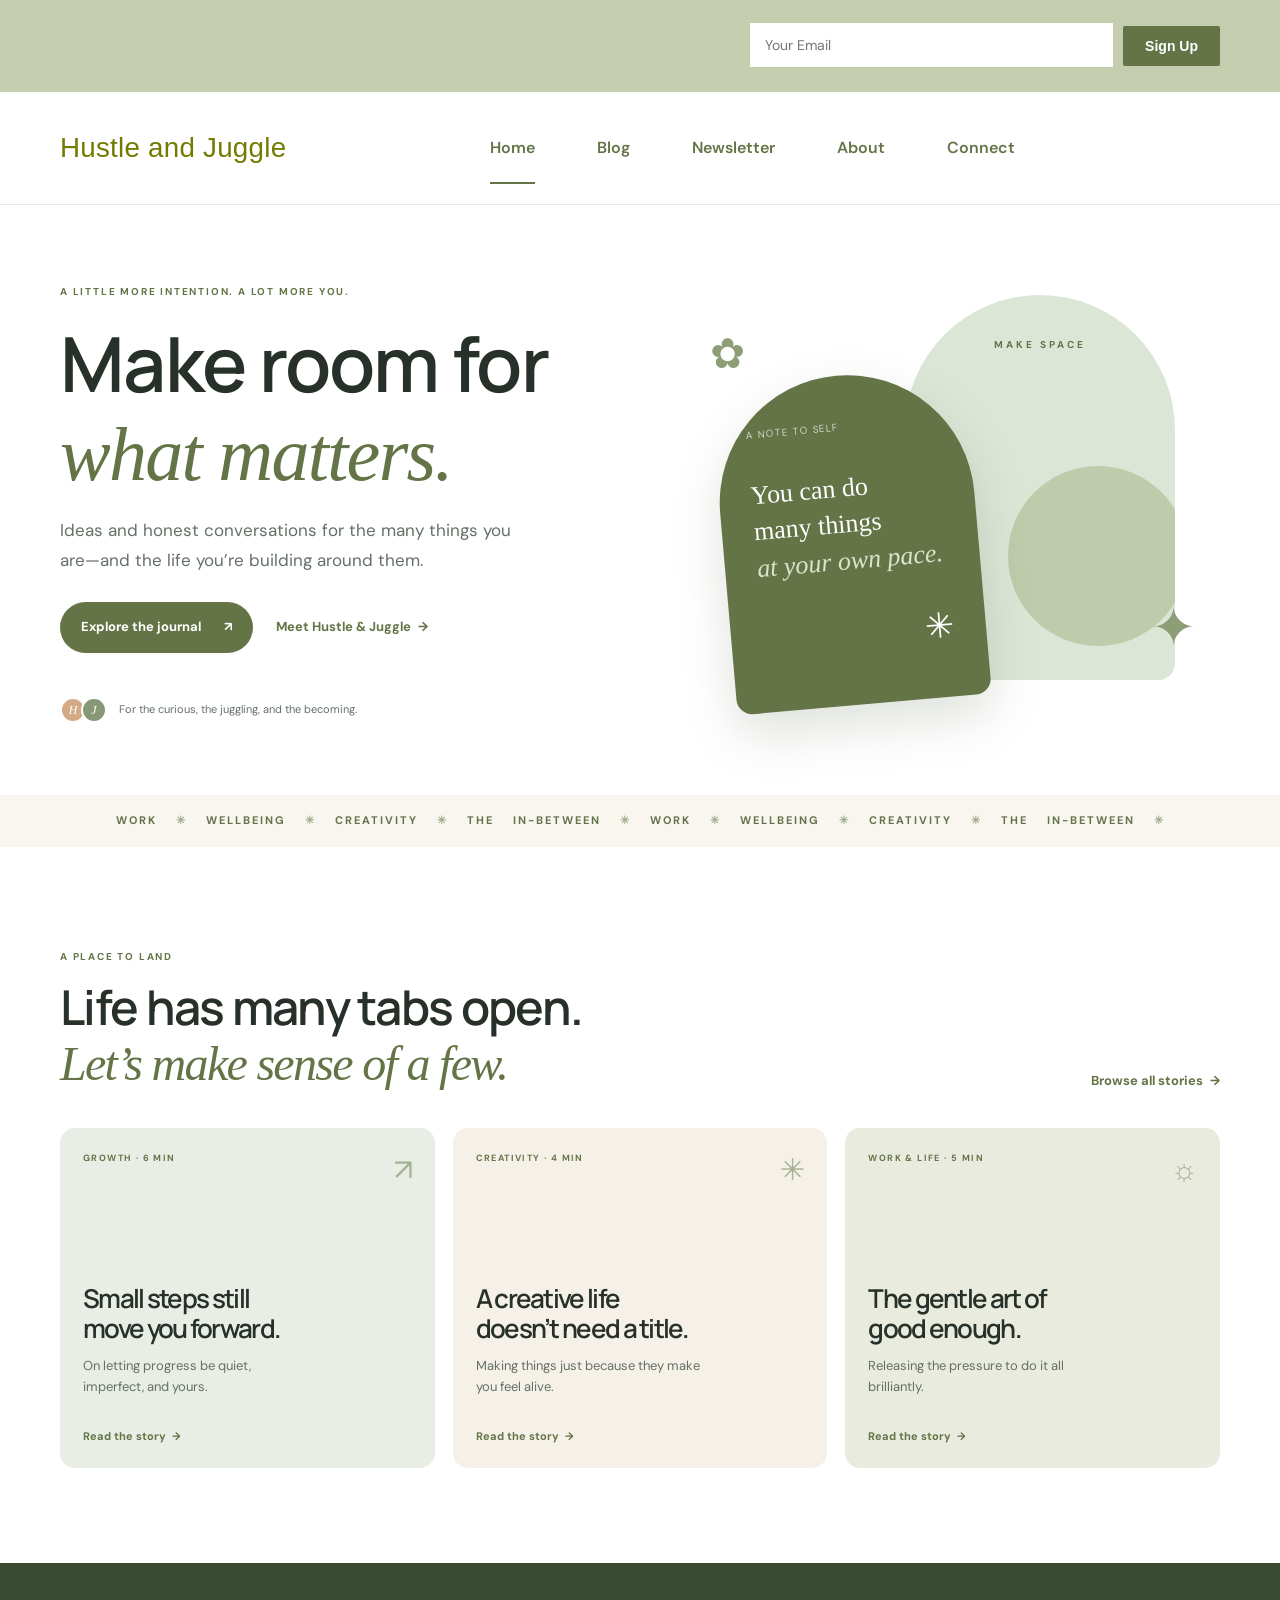
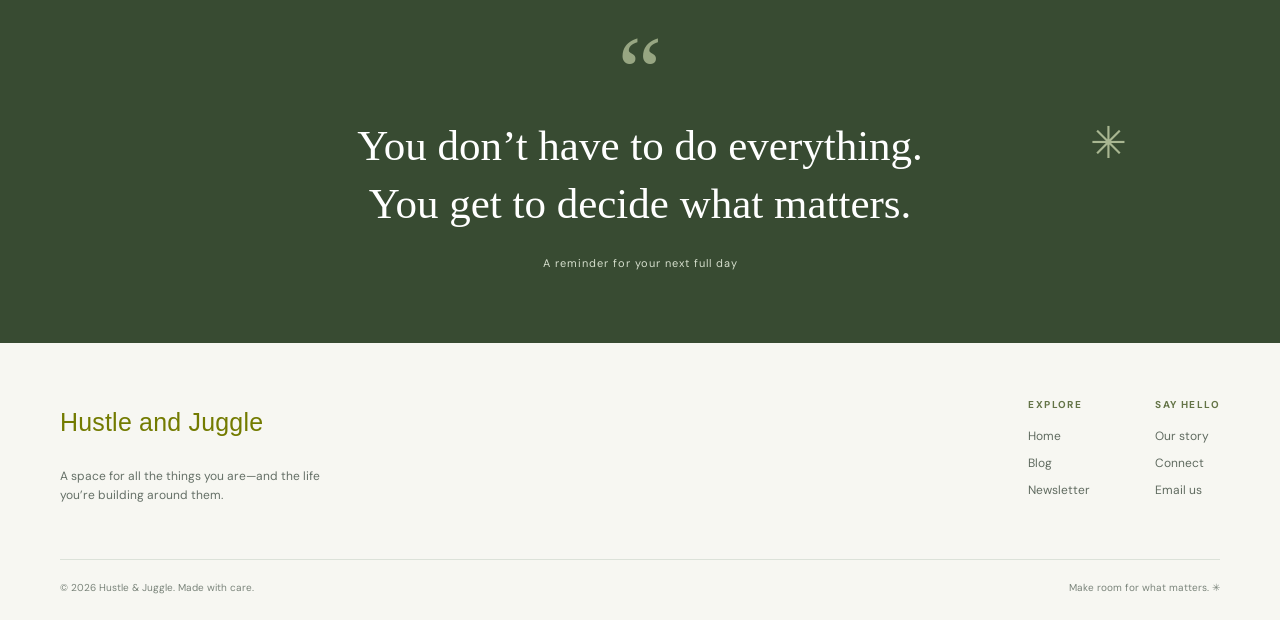
<file: index.html>
<!doctype html>
<html lang="en"><head><meta charset="utf-8"><meta name="viewport" content="width=device-width, initial-scale=1"><meta name="description" content="Thoughtful ideas for building a life and work you love, without dropping the balls that matter."><title>Hustle & Juggle — make room for what matters</title><link rel="preconnect" href="https://fonts.googleapis.com"><link rel="preconnect" href="https://fonts.gstatic.com" crossorigin><link href="https://fonts.googleapis.com/css2?family=DM+Sans:wght@400;500;600;700&family=Manrope:wght@400;500;600;700;800&display=swap" rel="stylesheet"><link rel="stylesheet" href="styles.css"></head><body><div id="site-header"></div>
<main>
<section class="hero wrap"><div class="hero-copy"><span class="eyebrow">A little more intention. A lot more you.</span><h1>Make room for<br><em>what matters.</em></h1><p class="lead">Ideas and honest conversations for the many things you are—and the life you’re building around them.</p><div class="hero-actions"><a class="button" href="blog.html">Explore the journal <span>↗</span></a><a class="text-link" href="about.html">Meet Hustle & Juggle <span>→</span></a></div><div class="hero-note"><span class="avatar-stack"><i>H</i><i>J</i></span><span>For the curious, the juggling, and the becoming.</span></div></div><div class="hero-art"><div class="art-card art-back"><span>MAKE SPACE</span><div class="sun"></div></div><div class="art-card art-front"><span class="art-caption">A note to self</span><p>You can do<br>many things<br><em>at your own pace.</em></p><span class="art-scribble">✳</span></div><div class="art-leaf leaf-one">✦</div><div class="art-leaf leaf-two">✿</div></div></section>
<section class="ticker"><div>WORK <b>✳</b> WELLBEING <b>✳</b> CREATIVITY <b>✳</b> THE IN-BETWEEN <b>✳</b> WORK <b>✳</b> WELLBEING <b>✳</b> CREATIVITY <b>✳</b> THE IN-BETWEEN <b>✳</b></div></section>
<section class="section wrap"><div class="section-head"><div><span class="eyebrow">A place to land</span><h2>Life has many tabs open.<br><em>Let’s make sense of a few.</em></h2></div><a class="text-link" href="blog.html">Browse all stories <span>→</span></a></div><div class="story-grid"><a class="story-card story-sage" href="blog.html#small-steps"><span class="story-tag">GROWTH · 6 MIN</span><span class="story-icon">↗</span><div><h3>Small steps still<br>move you forward.</h3><p>On letting progress be quiet, imperfect, and yours.</p></div><span class="story-arrow">Read the story&nbsp; →</span></a><a class="story-card story-cream" href="blog.html#creative-life"><span class="story-tag">CREATIVITY · 4 MIN</span><span class="story-icon">✳</span><div><h3>A creative life<br>doesn’t need a title.</h3><p>Making things just because they make you feel alive.</p></div><span class="story-arrow">Read the story&nbsp; →</span></a><a class="story-card story-olive" href="blog.html#good-enough"><span class="story-tag">WORK & LIFE · 5 MIN</span><span class="story-icon">☼</span><div><h3>The gentle art of<br>good enough.</h3><p>Releasing the pressure to do it all brilliantly.</p></div><span class="story-arrow">Read the story&nbsp; →</span></a></div></section>
<section class="quote-band"><div class="wrap quote-inner"><span class="quote-mark">“</span><blockquote>You don’t have to do everything.<br>You get to decide what matters.</blockquote><span class="quote-by">A reminder for your next full day</span><span class="quote-flower">✳</span></div></section>
</main><div id="site-footer"></div><script src="site.js"></script></body></html>
</file>
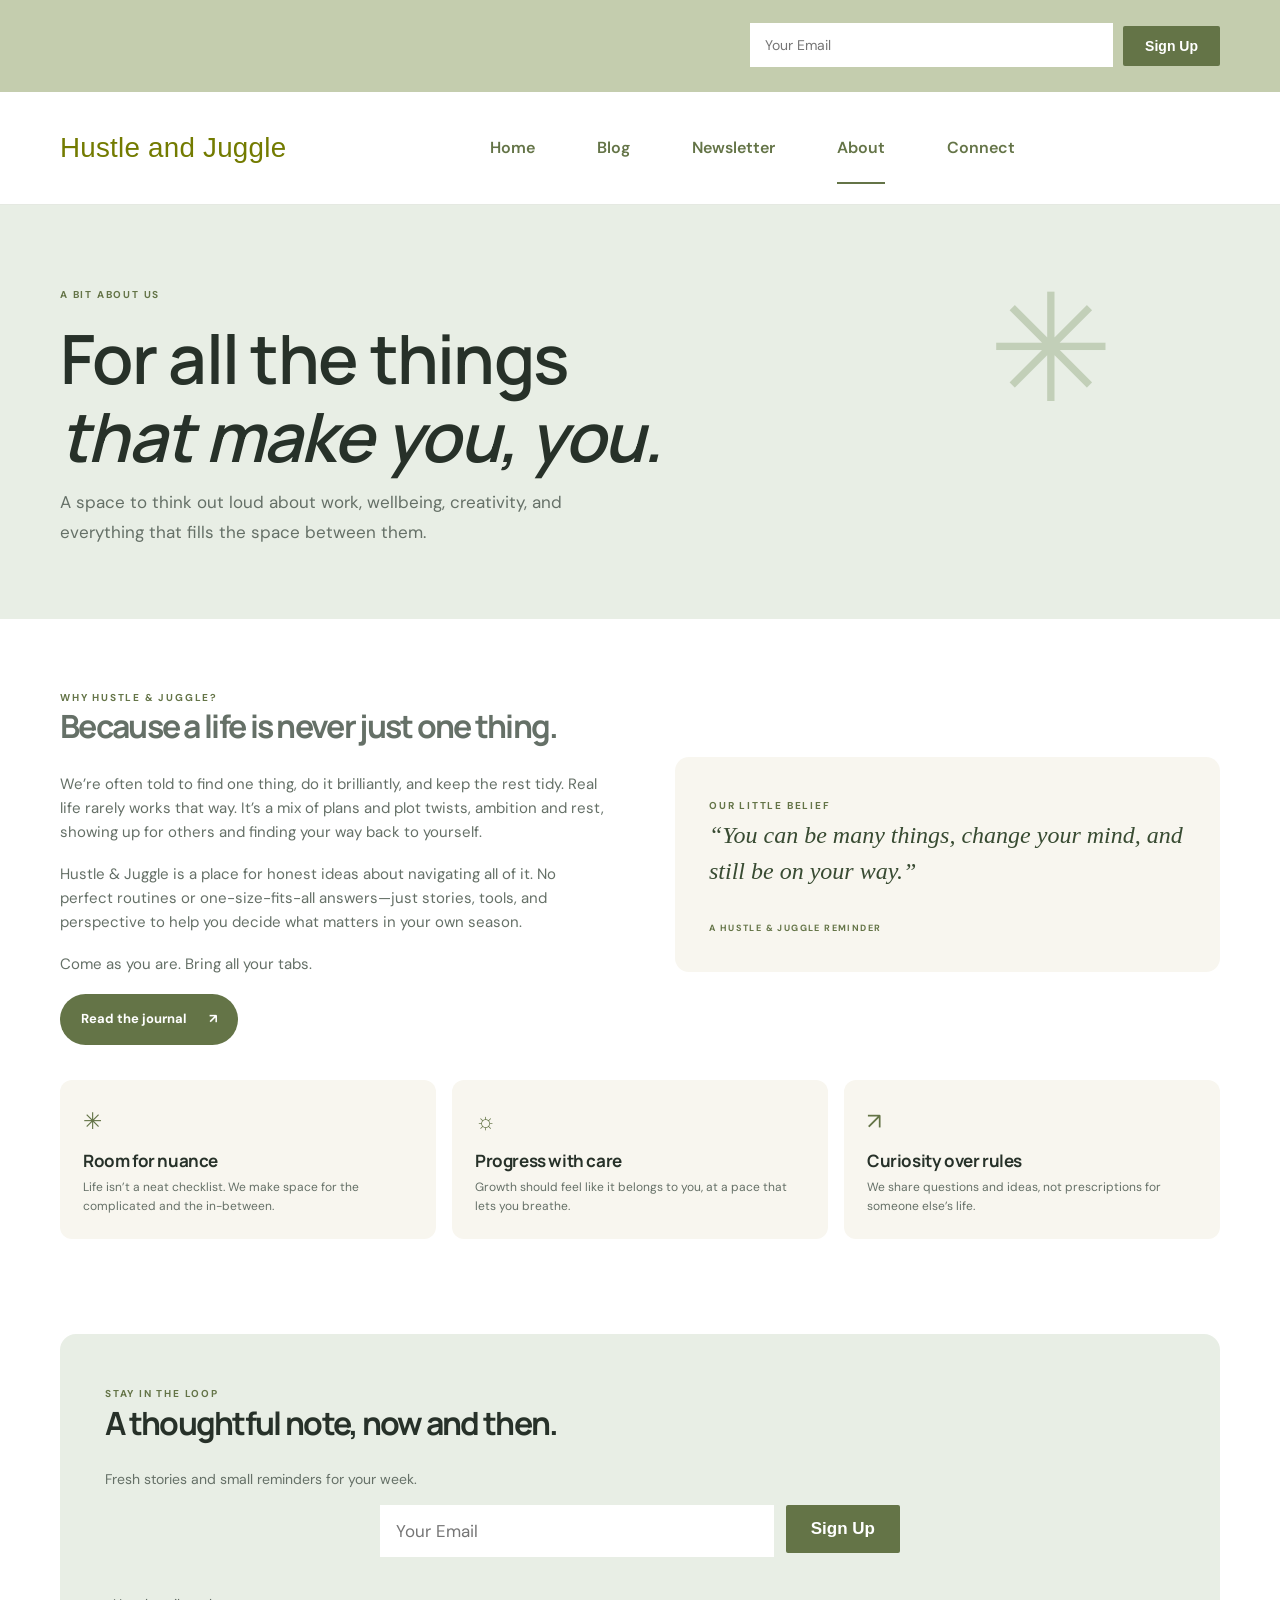
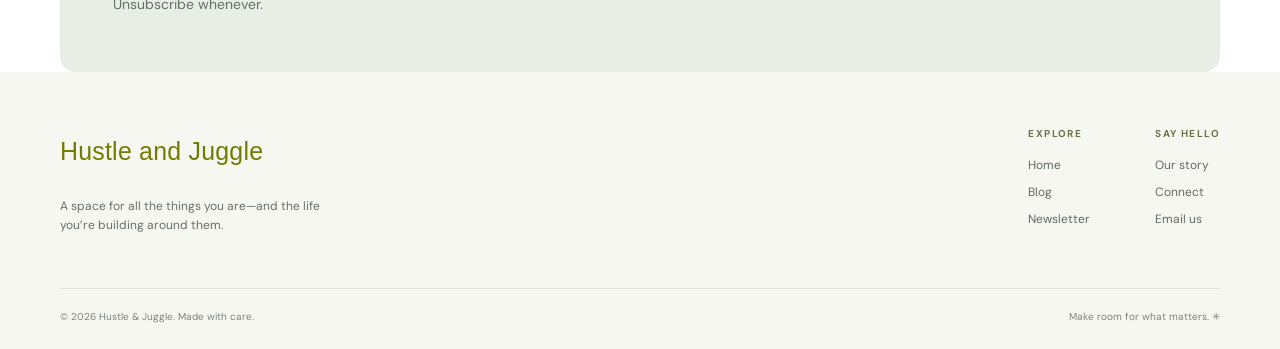
<file: about.html>
<!doctype html><html lang="en"><head><meta charset="utf-8"><meta name="viewport" content="width=device-width, initial-scale=1"><meta name="description" content="Hustle & Juggle is about making room for all the things that make you, you."><title>About — Hustle & Juggle</title><link rel="preconnect" href="https://fonts.googleapis.com"><link rel="preconnect" href="https://fonts.gstatic.com" crossorigin><link href="https://fonts.googleapis.com/css2?family=DM+Sans:wght@400;500;600;700&family=Manrope:wght@400;500;600;700;800&display=swap" rel="stylesheet"><link rel="stylesheet" href="styles.css"></head><body><div id="site-header"></div><main><section class="page-hero"><span class="eyebrow">A bit about us</span><h1>For all the things<br><em>that make you, you.</em></h1><p class="lead">A space to think out loud about work, wellbeing, creativity, and everything that fills the space between them.</p></section><section class="content-section wrap"><div class="two-col"><div class="prose"><span class="eyebrow">Why Hustle & Juggle?</span><h2>Because a life is never just one thing.</h2><p>We’re often told to find one thing, do it brilliantly, and keep the rest tidy. Real life rarely works that way. It’s a mix of plans and plot twists, ambition and rest, showing up for others and finding your way back to yourself.</p><p>Hustle & Juggle is a place for honest ideas about navigating all of it. No perfect routines or one-size-fits-all answers—just stories, tools, and perspective to help you decide what matters in your own season.</p><p>Come as you are. Bring all your tabs.</p><a class="button" href="blog.html">Read the journal <span>↗</span></a></div><div class="contact-card"><span class="eyebrow">Our little belief</span><p class="connect-note">“You can be many things, change your mind, and still be on your way.”</p><span class="story-tag">A HUSTLE & JUGGLE REMINDER</span></div></div><div class="values"><div class="value"><span>✳</span><h3>Room for nuance</h3><p>Life isn’t a neat checklist. We make space for the complicated and the in-between.</p></div><div class="value"><span>☼</span><h3>Progress with care</h3><p>Growth should feel like it belongs to you, at a pace that lets you breathe.</p></div><div class="value"><span>↗</span><h3>Curiosity over rules</h3><p>We share questions and ideas, not prescriptions for someone else’s life.</p></div></div></section><section class="wrap newsletter-large"><span class="eyebrow">Stay in the loop</span><h2>A thoughtful note, now and then.</h2><p>Fresh stories and small reminders for your week.</p><div id="page-signup-form"></div><p class="privacy">Unsubscribe whenever.</p></section></main><div id="site-footer"></div><script src="site.js"></script></body></html>
</file>
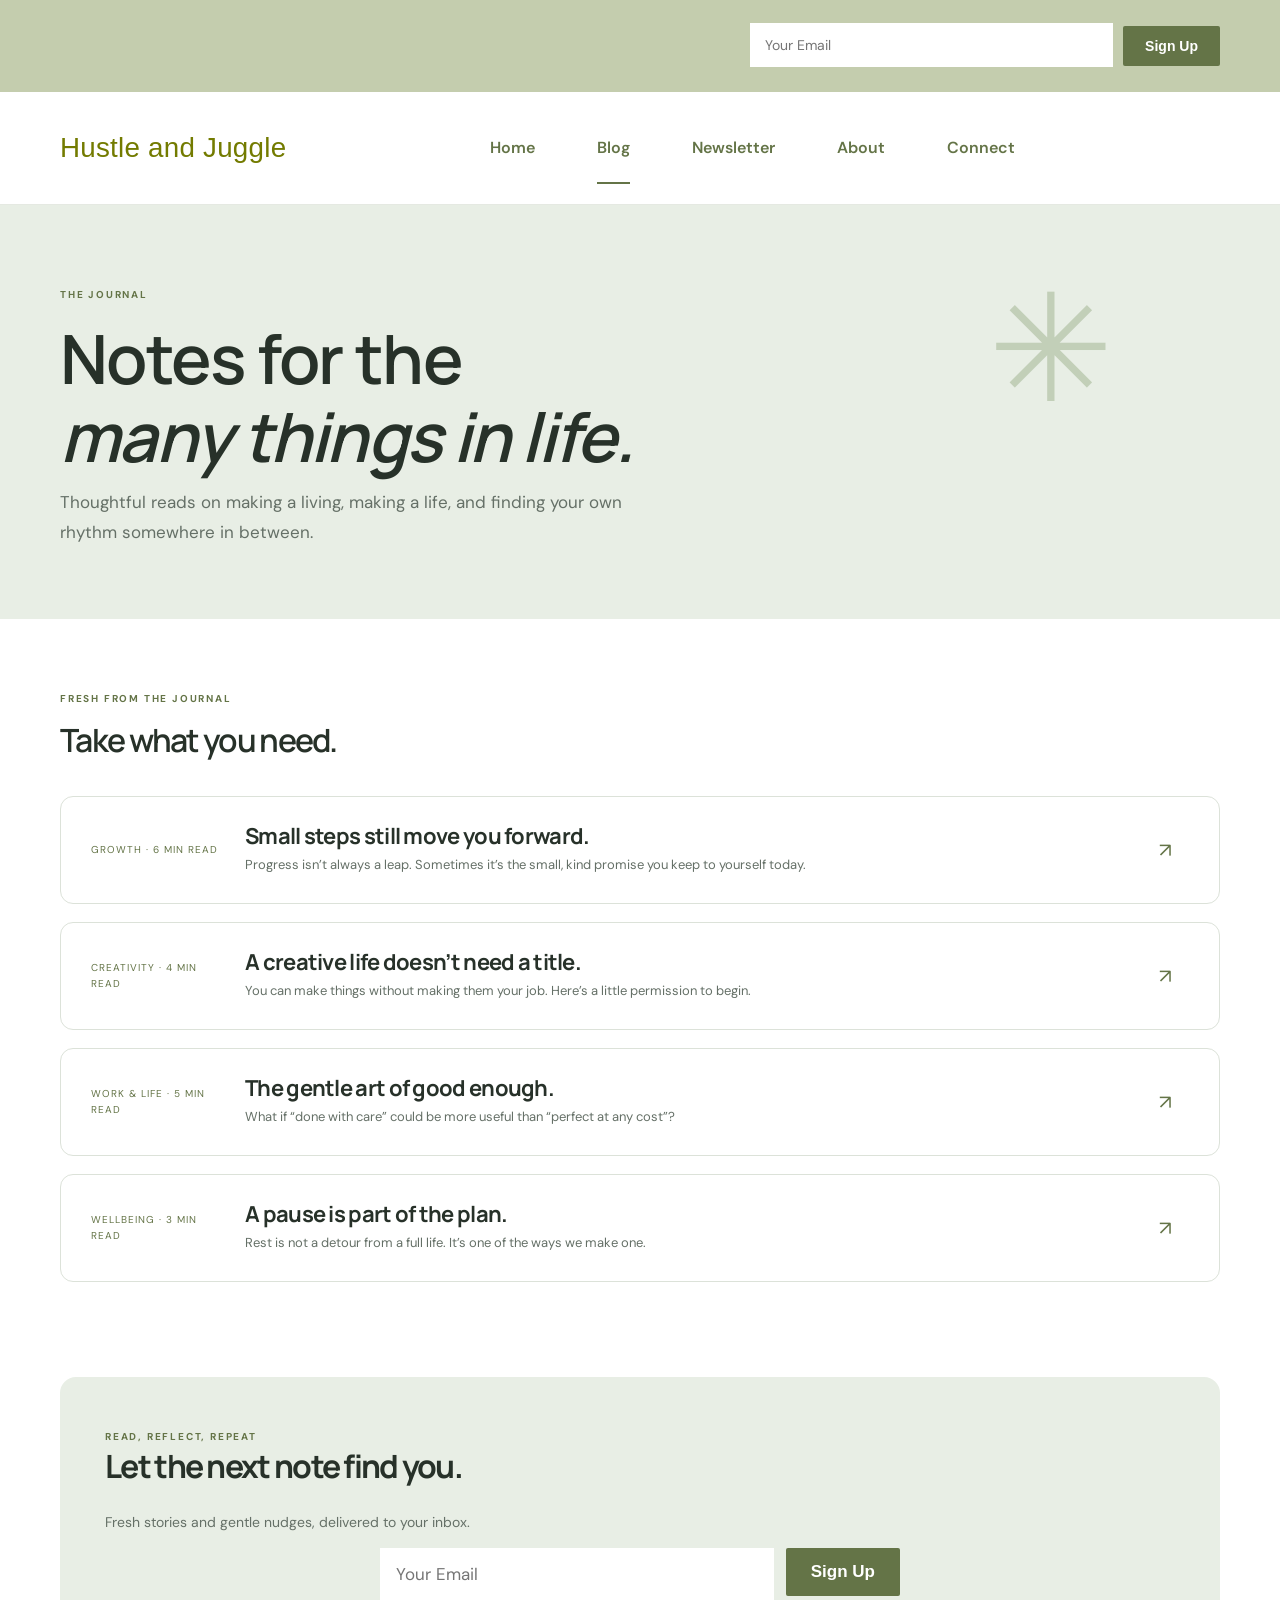
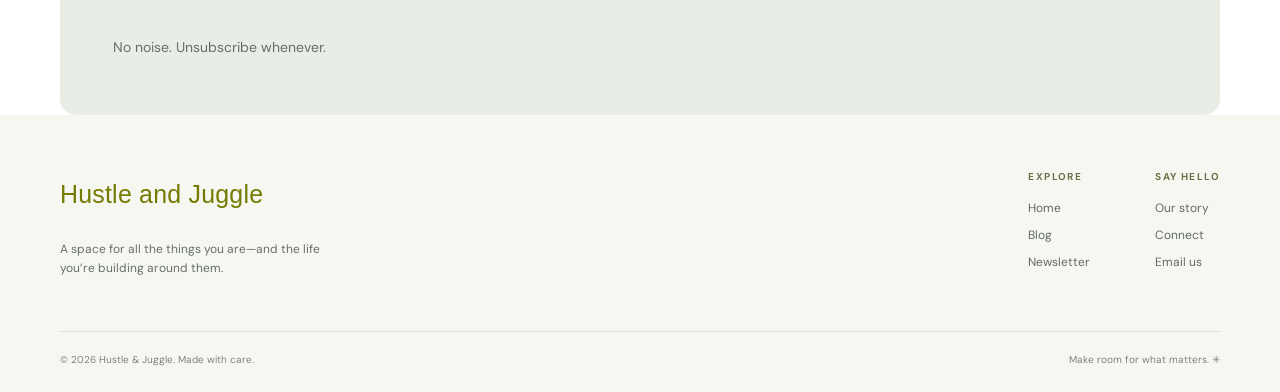
<file: blog.html>
<!doctype html><html lang="en"><head><meta charset="utf-8"><meta name="viewport" content="width=device-width, initial-scale=1"><meta name="description" content="Notes on work, wellbeing, creativity and the in-between."><title>Journal — Hustle & Juggle</title><link rel="preconnect" href="https://fonts.googleapis.com"><link rel="preconnect" href="https://fonts.gstatic.com" crossorigin><link href="https://fonts.googleapis.com/css2?family=DM+Sans:wght@400;500;600;700&family=Manrope:wght@400;500;600;700;800&display=swap" rel="stylesheet"><link rel="stylesheet" href="styles.css"></head><body><div id="site-header"></div><main><section class="page-hero"><span class="eyebrow">The journal</span><h1>Notes for the<br><em>many things in life.</em></h1><p class="lead">Thoughtful reads on making a living, making a life, and finding your own rhythm somewhere in between.</p></section><section class="content-section wrap"><div class="section-head"><div><span class="eyebrow">Fresh from the journal</span><h2>Take what you need.</h2></div></div><div class="article-list"><article class="article" id="small-steps"><span class="article-date">Growth · 6 min read</span><div><h2>Small steps still move you forward.</h2><p>Progress isn’t always a leap. Sometimes it’s the small, kind promise you keep to yourself today.</p></div><span class="arrow">↗</span></article><article class="article" id="creative-life"><span class="article-date">Creativity · 4 min read</span><div><h2>A creative life doesn’t need a title.</h2><p>You can make things without making them your job. Here’s a little permission to begin.</p></div><span class="arrow">↗</span></article><article class="article" id="good-enough"><span class="article-date">Work & life · 5 min read</span><div><h2>The gentle art of good enough.</h2><p>What if “done with care” could be more useful than “perfect at any cost”?</p></div><span class="arrow">↗</span></article><article class="article"><span class="article-date">Wellbeing · 3 min read</span><div><h2>A pause is part of the plan.</h2><p>Rest is not a detour from a full life. It’s one of the ways we make one.</p></div><span class="arrow">↗</span></article></div></section><section class="wrap newsletter-large"><span class="eyebrow">Read, reflect, repeat</span><h2>Let the next note find you.</h2><p>Fresh stories and gentle nudges, delivered to your inbox.</p><div id="page-signup-form"></div><p class="privacy">No noise. Unsubscribe whenever.</p></section></main><div id="site-footer"></div><script src="site.js"></script></body></html>
</file>
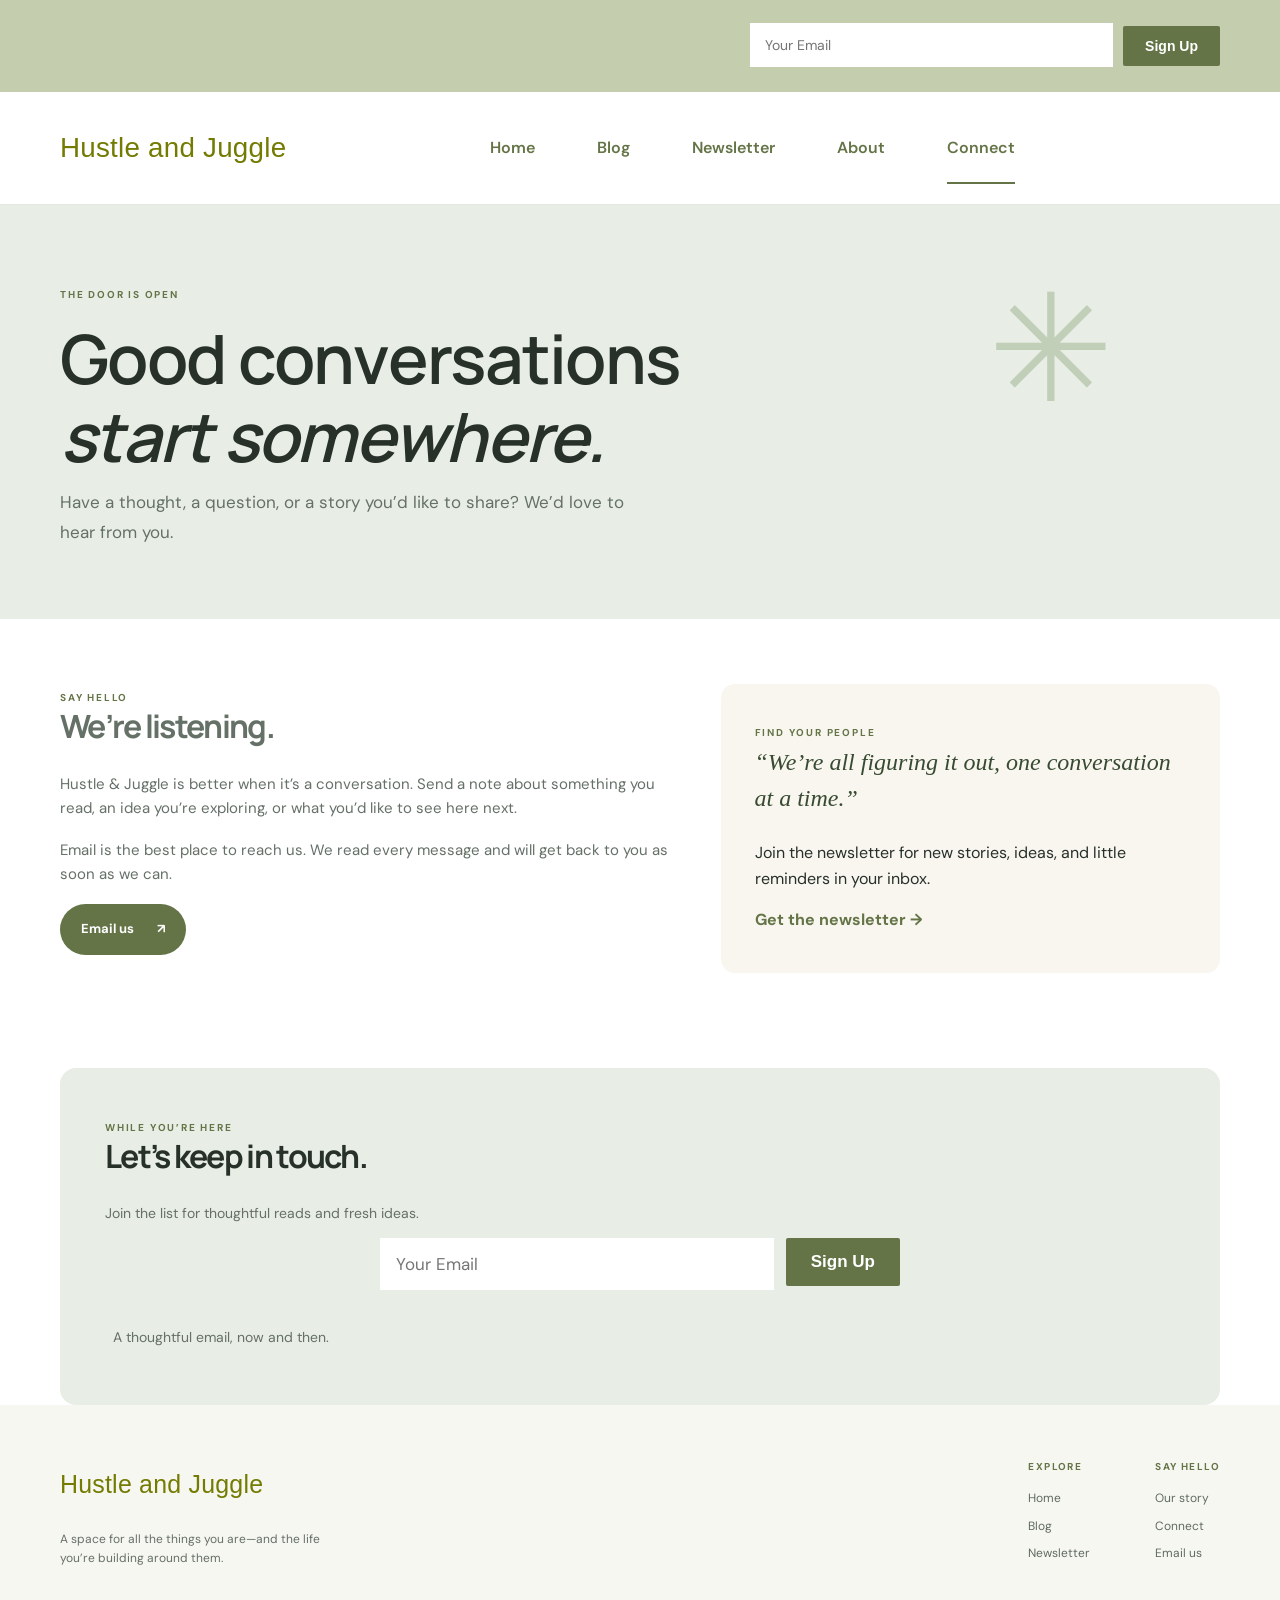
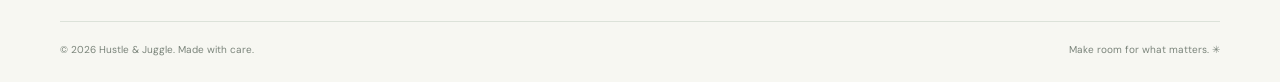
<file: connect.html>
<!doctype html><html lang="en"><head><meta charset="utf-8"><meta name="viewport" content="width=device-width, initial-scale=1"><meta name="description" content="Connect with Hustle & Juggle. Share an idea, a story, or just say hello."><title>Connect — Hustle & Juggle</title><link rel="preconnect" href="https://fonts.googleapis.com"><link rel="preconnect" href="https://fonts.gstatic.com" crossorigin><link href="https://fonts.googleapis.com/css2?family=DM+Sans:wght@400;500;600;700&family=Manrope:wght@400;500;600;700;800&display=swap" rel="stylesheet"><link rel="stylesheet" href="styles.css"></head><body><div id="site-header"></div><main><section class="page-hero"><span class="eyebrow">The door is open</span><h1>Good conversations<br><em>start somewhere.</em></h1><p class="lead">Have a thought, a question, or a story you’d like to share? We’d love to hear from you.</p></section><section class="content-section wrap"><div class="connect-grid"><div class="prose"><span class="eyebrow">Say hello</span><h2>We’re listening.</h2><p>Hustle & Juggle is better when it’s a conversation. Send a note about something you read, an idea you’re exploring, or what you’d like to see here next.</p><p>Email is the best place to reach us. We read every message and will get back to you as soon as we can.</p><p><a class="button" href="mailto:hustleandjuggle@gmail.com?subject=Hello%20from%20Hustle%20%26%20Juggle">Email us <span>↗</span></a></p></div><aside class="contact-card"><span class="eyebrow">Find your people</span><p class="connect-note">“We’re all figuring it out, one conversation at a time.”</p><p>Join the newsletter for new stories, ideas, and little reminders in your inbox.</p><a href="newsletter.html">Get the newsletter →</a></aside></div></section><section class="wrap newsletter-large"><span class="eyebrow">While you’re here</span><h2>Let’s keep in touch.</h2><p>Join the list for thoughtful reads and fresh ideas.</p><div id="page-signup-form"></div><p class="privacy">A thoughtful email, now and then.</p></section></main><div id="site-footer"></div><script src="site.js"></script></body></html>
</file>
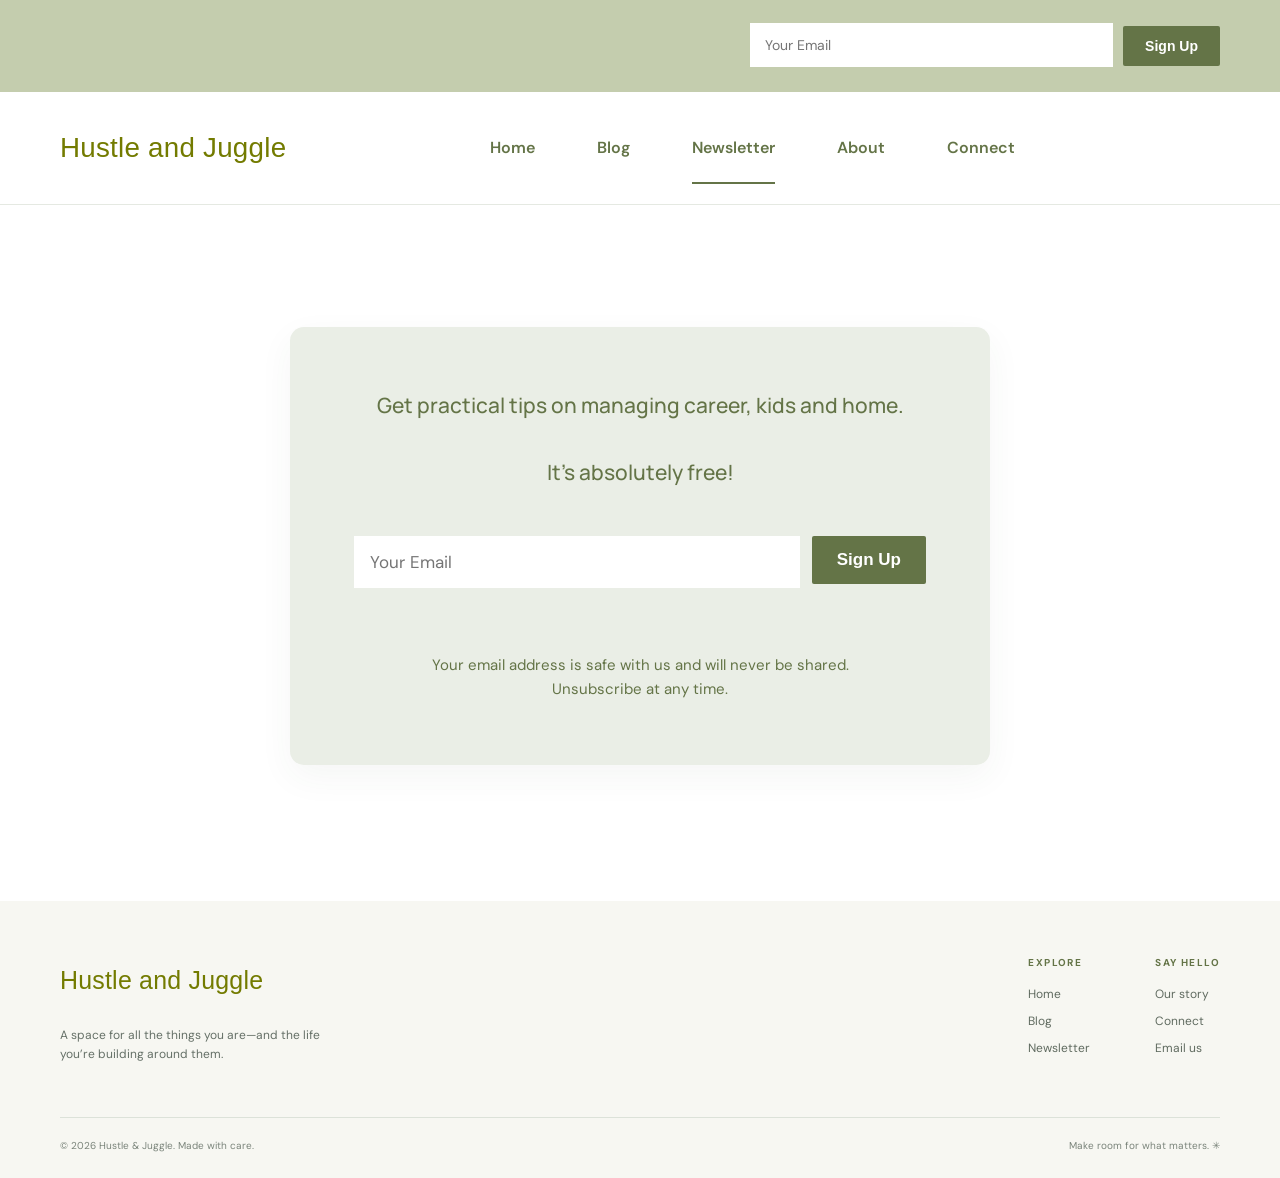
<file: newsletter.html>
<!doctype html><html lang="en"><head><meta charset="utf-8"><meta name="viewport" content="width=device-width, initial-scale=1"><meta name="description" content="Practical tips on managing career, kids and home. Free to join. Unsubscribe at any time."><title>Newsletter — Hustle & Juggle</title><link rel="preconnect" href="https://fonts.googleapis.com"><link rel="preconnect" href="https://fonts.gstatic.com" crossorigin><link href="https://fonts.googleapis.com/css2?family=DM+Sans:wght@400;500;600;700&family=Manrope:wght@400;500;600;700;800&display=swap" rel="stylesheet"><link rel="stylesheet" href="styles.css"></head><body><div id="site-header"></div><main class="newsletter-page"><section class="newsletter-content" id="newsletter-content"><p class="newsletter-promise">Get practical tips on managing career, kids and home.</p><p class="newsletter-free">It’s absolutely free!</p><div id="page-signup-form"></div><p class="newsletter-privacy">Your email address is safe with us and will never be shared.<br>Unsubscribe at any time.</p></section></main><div id="site-footer"></div><script src="site.js"></script></body></html>
</file>
<file: styles.css>
:root{--sage:#a7b7a0;--sage-light:#e8eee5;--olive:#647447;--olive-dark:#384b32;--cream:#f8f6ef;--ink:#273129;--muted:#657067;--line:#dce2d9;--white:#fff;--serif:Georgia,'Times New Roman',serif;--sans:'DM Sans',sans-serif;--display:'Manrope',sans-serif}*{box-sizing:border-box}html{scroll-behavior:smooth}body{margin:0;color:var(--ink);background:#fff;font-family:var(--sans);line-height:1.6}a{color:inherit;text-decoration:none}.wrap{width:min(1160px,calc(100% - 48px));margin-inline:auto}.site-header{position:sticky;top:0;z-index:10;background:rgba(255,255,255,.95);backdrop-filter:blur(14px);border-bottom:1px solid rgba(220,226,217,.75)}.nav-wrap{height:78px;display:flex;align-items:center;justify-content:space-between}.brand{display:flex;align-items:center;gap:10px;font:800 17px var(--display);letter-spacing:-.8px}.brand-mark{height:34px;width:34px;background:var(--olive);color:white;border-radius:50% 50% 45% 55%;display:grid;place-items:center;font:18px var(--serif)}.nav-links{display:flex;align-items:center;gap:32px;font-size:13px;font-weight:600;color:#4f5b50}.nav-links a:hover,.nav-links a[aria-current=page]{color:var(--olive)}.nav-signup,.button{background:var(--olive);color:#fff;padding:12px 19px;border-radius:999px;font-weight:700;font-size:13px;transition:.2s}.nav-signup:hover,.button:hover{background:var(--olive-dark);transform:translateY(-1px)}.menu-toggle{display:none;border:0;background:none;color:var(--ink);font-size:26px}.eyebrow{text-transform:uppercase;letter-spacing:1.8px;font-size:10px;font-weight:700;color:var(--olive)}h1,h2,h3,p{margin-top:0}h1,h2,h3{font-family:var(--display);letter-spacing:-1.7px;line-height:1.15}h1{font-size:clamp(48px,6vw,76px);font-weight:600;margin:18px 0}.hero{min-height:590px;display:grid;grid-template-columns:1.05fr .95fr;align-items:center;gap:40px;padding-block:55px}.hero-copy{max-width:555px}.hero h1 em,h2 em,.story-card h3 em{font:italic 500 1em var(--serif);color:var(--olive)}.lead{font-size:17px;line-height:1.75;color:var(--muted);max-width:455px;margin-bottom:27px}.hero-actions{display:flex;align-items:center;gap:23px}.button{display:inline-flex;align-items:center;gap:23px;padding:15px 21px}.text-link{font-weight:700;font-size:13px;color:var(--olive)}.text-link span{margin-left:4px}.hero-note{display:flex;align-items:center;gap:12px;margin-top:44px;font-size:11px;color:var(--muted)}.avatar-stack{display:flex;padding-left:5px}.avatar-stack i{height:26px;width:26px;margin-left:-5px;border:2px solid white;border-radius:50%;display:grid;place-items:center;background:#d4a986;color:white;font:italic 12px var(--serif)}.avatar-stack i+ i{background:#879876}.hero-art{height:430px;position:relative;display:grid;place-items:center}.art-card{position:absolute;border-radius:180px 180px 22px 22px;display:flex;flex-direction:column;align-items:center;justify-content:center}.art-back{width:270px;height:385px;right:45px;top:10px;background:#dce6d7;overflow:hidden}.art-back>span{position:absolute;top:43px;font:700 10px var(--sans);letter-spacing:3px;color:var(--olive)}.sun{height:180px;width:180px;border-radius:50%;background:#bfcbab;position:absolute;bottom:34px;right:-13px}.art-front{width:255px;height:330px;left:35px;bottom:10px;background:var(--olive);color:#fff;align-items:flex-start;padding:42px 32px;box-shadow:0 20px 50px #53674430;transform:rotate(-5deg)}.art-caption{font-size:10px;letter-spacing:1px;text-transform:uppercase;opacity:.7}.art-front p{font:26px/1.4 var(--serif);margin-top:35px}.art-front p em{color:#dbe4ca}.art-scribble{font-size:35px;align-self:flex-end}.art-leaf{position:absolute;color:#8d9e77}.leaf-one{font-size:54px;right:24px;bottom:44px}.leaf-two{font-size:42px;left:22px;top:35px}.ticker{overflow:hidden;background:var(--cream);color:#65734c;font-weight:700;font-size:11px;letter-spacing:2px;padding:17px 0;white-space:nowrap}.ticker div{word-spacing:14px;text-align:center}.ticker b{color:#9eaa89}.section{padding-block:95px}.section-head{display:flex;align-items:end;justify-content:space-between;margin-bottom:37px}.section-head h2,.signup-panel h2,.page-hero h1{font-size:clamp(34px,4vw,48px);font-weight:600;margin:12px 0 0}.story-grid{display:grid;grid-template-columns:repeat(3,1fr);gap:18px}.story-card{border-radius:15px;min-height:340px;padding:23px;display:flex;flex-direction:column;position:relative;overflow:hidden;transition:transform .2s}.story-card:hover{transform:translateY(-5px)}.story-sage{background:var(--sage-light)}.story-cream{background:#f6f1e8}.story-olive{background:#e9ebdf}.story-tag{font-size:9px;font-weight:700;letter-spacing:1.4px;color:var(--olive)}.story-icon{position:absolute;right:22px;top:18px;font-size:30px;color:#a4b291}.story-card h3{font-weight:600;font-size:26px;margin:0 0 12px}.story-card p{font-size:13px;color:var(--muted);max-width:230px}.story-card>div{margin-top:auto}.story-arrow{font-size:11px;color:var(--olive);font-weight:700;margin-top:17px}.quote-band{background:var(--olive-dark);color:#fff}.quote-inner{padding:74px 0 68px;position:relative;text-align:center}.quote-mark{font:100px/.7 var(--serif);color:#a8b691;opacity:.85}.quote-inner blockquote{font:clamp(28px,4vw,43px)/1.35 var(--serif);margin:4px auto 16px}.quote-by{font-size:11px;letter-spacing:1px;color:#d5decc}.quote-flower{position:absolute;right:8%;top:38%;font-size:44px;color:#a8b691}.home-signup{padding-block:83px 100px}.signup-panel{background:var(--sage-light);border-radius:18px;padding:56px 7%;display:grid;grid-template-columns:1fr 1fr;gap:45px;align-items:center;position:relative;overflow:hidden}.signup-panel h2{margin:13px 0}.signup-panel>div:first-child p{font-size:14px;color:var(--muted);max-width:420px;margin-bottom:0}.signup-box{position:relative;z-index:1}.signup-spark{position:absolute;right:35px;top:19px;font-size:50px;color:#b3c0aa}.email-form{display:flex;background:#fff;border:1px solid var(--line);border-radius:999px;padding:5px;gap:5px}.email-form input{min-width:0;flex:1;border:0;background:transparent;padding:12px 15px;font:13px var(--sans);outline:0;color:var(--ink)}.email-form button{border:0;cursor:pointer;white-space:nowrap}.privacy{font-size:10px;color:var(--muted);margin:12px 8px}.site-footer{background:#f7f7f2;padding:54px 0 24px}.footer-top{display:flex;justify-content:space-between;gap:40px;padding-bottom:38px;border-bottom:1px solid var(--line)}.footer-brand p{font-size:12px;max-width:265px;color:var(--muted);margin:15px 0}.footer-links{display:flex;gap:65px}.footer-links div{display:grid;gap:8px;align-content:start}.footer-links strong{font-size:10px;text-transform:uppercase;letter-spacing:1.4px;color:var(--olive);margin-bottom:6px}.footer-links a{font-size:12px;color:#606b60}.footer-bottom{padding-top:20px;display:flex;justify-content:space-between;font-size:10px;color:#7a847a}.page-hero{background:var(--sage-light);padding:75px max(24px,calc((100% - 1160px)/2)) 72px;position:relative;overflow:hidden}.page-hero h1{font-size:clamp(44px,6vw,68px);margin:13px 0}.page-hero .lead{max-width:580px;margin-bottom:0}.page-hero:after{content:'✳';position:absolute;right:13%;top:25px;color:#c2cfb8;font-size:150px}.content-section{padding-block:65px 95px}.content-section h2{font-size:32px}.article-list{display:grid;gap:18px}.article{padding:27px 30px;border:1px solid var(--line);border-radius:13px;display:grid;grid-template-columns:130px 1fr 30px;gap:24px;align-items:center}.article-date{font-size:10px;letter-spacing:1px;text-transform:uppercase;color:var(--olive)}.article h2{font-size:22px;margin:0 0 6px;letter-spacing:-.7px}.article p{font-size:13px;color:var(--muted);margin:0}.article .arrow{color:var(--olive);font-size:20px}.two-col{display:grid;grid-template-columns:1fr 1fr;gap:70px;align-items:center}.prose{color:var(--muted);font-size:15px}.prose p{margin-bottom:18px}.values{display:grid;grid-template-columns:repeat(3,1fr);gap:16px;margin-top:35px}.value{padding:23px;border-radius:12px;background:var(--cream)}.value span{font-size:23px;color:var(--olive)}.value h3{font-size:17px;letter-spacing:-.4px;margin:12px 0 7px}.value p{font-size:12px;color:var(--muted);margin:0}.newsletter-large{background:var(--sage-light);padding:45px;border-radius:16px}.newsletter-large h2{font-size:32px}.newsletter-large p{color:var(--muted);font-size:14px}.newsletter-large .email-form{max-width:520px}.contact-card{background:var(--cream);padding:34px;border-radius:14px}.contact-card a{color:var(--olive);font-weight:700}.connect-grid{display:grid;grid-template-columns:1.1fr .9fr;gap:50px}.connect-note{font:italic 24px/1.5 var(--serif);color:var(--olive-dark)}@media(max-width:760px){.wrap{width:min(100% - 36px,560px)}.nav-wrap{height:68px}.menu-toggle{display:block}.nav-signup{display:none}.nav-links{display:none;position:absolute;top:68px;left:0;right:0;background:#fff;padding:18px 24px 25px;box-shadow:0 15px 22px #1f34200c;flex-direction:column;align-items:flex-start;gap:18px}.nav-links.open{display:flex}.nav-links .mobile-signup{display:block!important}.hero{grid-template-columns:1fr;padding-top:57px;gap:10px}.hero h1{font-size:54px}.hero-art{height:380px}.art-back{right:25px}.art-front{left:25px}.section{padding-block:67px}.section-head{align-items:flex-start;gap:20px;flex-direction:column}.story-grid{grid-template-columns:1fr}.story-card{min-height:285px}.quote-inner{padding:60px 0}.quote-flower{right:0;top:15px;font-size:28px}.signup-panel{grid-template-columns:1fr;padding:34px 25px;gap:25px}.signup-spark{right:16px;top:10px;font-size:32px}.email-form{border-radius:13px;flex-direction:column;padding:8px}.email-form input{padding:13px}.email-form .button{justify-content:center}.footer-top{flex-direction:column}.footer-links{gap:35px}.footer-bottom{gap:14px;flex-direction:column}.page-hero{padding:60px 24px}.page-hero:after{right:-10px;font-size:92px;top:18px}.article{grid-template-columns:1fr 22px;gap:7px 14px;padding:22px}.article-date{grid-column:1}.article>div{grid-column:1}.article .arrow{grid-column:2;grid-row:1/3}.two-col,.connect-grid{grid-template-columns:1fr;gap:30px}.values{grid-template-columns:1fr}.newsletter-large{padding:27px 20px}}@media(min-width:761px){.nav-links .mobile-signup{display:none!important}}
</file>
